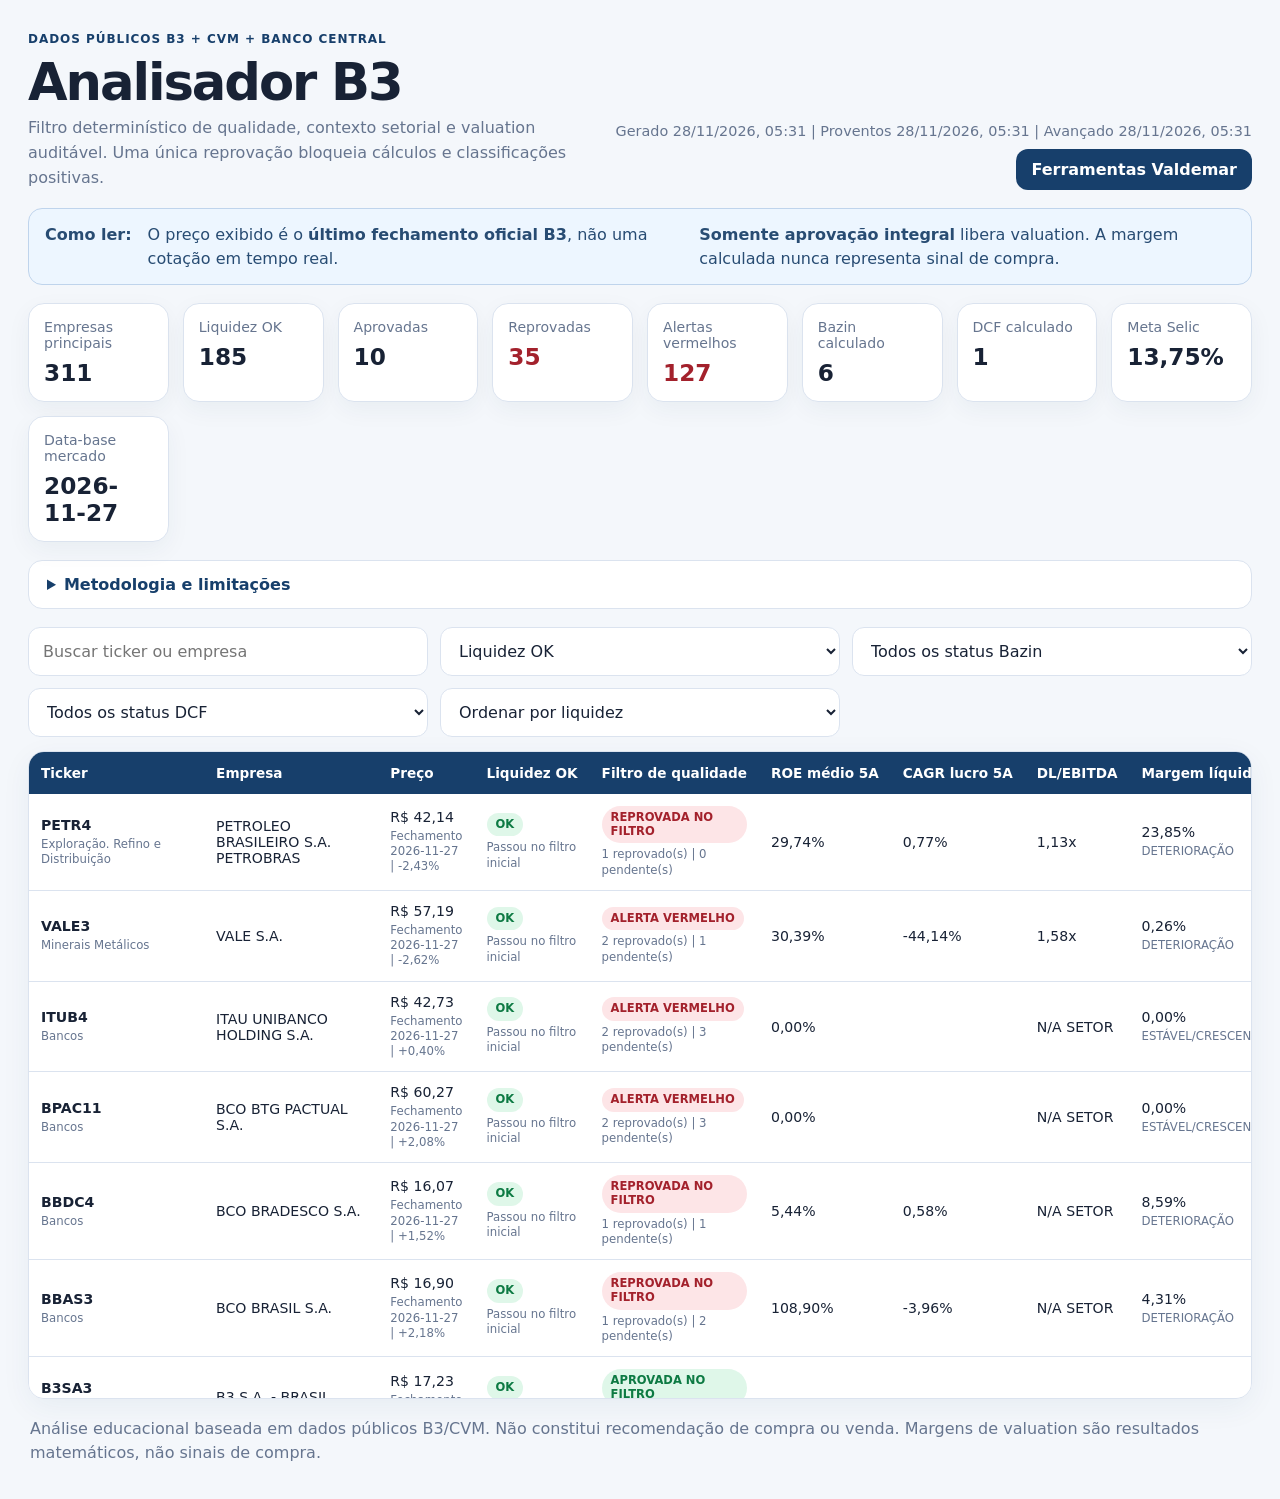
<file: docs/index.html>
<!doctype html>
<html lang="pt-BR">
<head>
  <meta charset="utf-8">
  <meta name="viewport" content="width=device-width,initial-scale=1">
  <meta http-equiv="Cache-Control" content="no-cache, no-store, must-revalidate">
  <meta http-equiv="Pragma" content="no-cache">
  <meta http-equiv="Expires" content="0">
  <title>Analisador B3 — Valdemar</title>
  <link rel="stylesheet" href="styles.css?v=20260722-1">
  <link rel="stylesheet" href="advanced.css?v=20260722-1">
</head>
<body>
  <main class="wrap">
    <header class="hero">
      <div><span class="eyebrow">Dados públicos B3 + CVM + Banco Central</span><h1>Analisador B3</h1><p>Filtro determinístico de qualidade, contexto setorial e valuation auditável. Uma única reprovação bloqueia cálculos e classificações positivas.</p></div>
      <div class="hero-actions"><div id="updated" class="muted">Carregando...</div><a class="nav-button" href="valdemar.html">Ferramentas Valdemar</a></div>
    </header>
    <section class="notice"><strong>Como ler:</strong><span>O preço exibido é o <b>último fechamento oficial B3</b>, não uma cotação em tempo real.</span><span><b>Somente aprovação integral</b> libera valuation. A margem calculada nunca representa sinal de compra.</span></section>
    <section class="cards cards-eight">
      <article class="card"><span>Empresas principais</span><strong id="count">-</strong></article><article class="card"><span>Liquidez OK</span><strong id="initialEligible">-</strong></article><article class="card"><span>Aprovadas</span><strong id="qualityApproved">-</strong></article><article class="card alert"><span>Reprovadas</span><strong id="qualityRejected">-</strong></article><article class="card alert"><span>Alertas vermelhos</span><strong id="redAlerts">-</strong></article><article class="card"><span>Bazin calculado</span><strong id="bazinEnabled">-</strong></article><article class="card"><span>DCF calculado</span><strong id="dcfEnabled">-</strong></article><article class="card"><span>Meta Selic</span><strong id="selic">-</strong></article><article class="card"><span>Data-base mercado</span><strong id="quoteDate">-</strong></article>
    </section>
    <section class="methodology"><details><summary>Metodologia e limitações</summary><div class="method-grid method-grid-extended"><div><b>Etapa 1 — Liquidez</b><p id="methodInitial"></p></div><div><b>Etapa 2 — Qualidade</b><p id="methodQuality"></p></div><div><b>Financeiras</b><p id="methodFinancial"></p></div><div><b>Etapa 3 — Bazin</b><p id="methodValuation"></p></div><div><b>Etapa 4 — DCF</b><p id="methodDcf"></p></div><div><b>Macro</b><p id="methodMacro"></p></div><div><b>Consistência</b><p id="methodConsistency"></p></div></div></details></section>
    <section class="toolbar toolbar-extended">
      <input id="q" type="search" placeholder="Buscar ticker ou empresa">
      <select id="filter" aria-label="Filtro geral"><option value="INITIAL">Liquidez OK</option><option value="">Todos</option><option value="QUALITY">Aprovadas no filtro</option><option value="REJECTED">Reprovadas no filtro</option><option value="RED">Alerta vermelho</option><option value="PENDING">Pendentes</option><option value="OUT">Fora do filtro de liquidez</option></select>
      <select id="bazinFilter" aria-label="Filtro Bazin"><option value="">Todos os status Bazin</option><option value="RELEASED">Bazin calculado</option><option value="GE10">Margem Bazin ≥ +10%</option><option value="ZERO10">Margem Bazin entre 0% e +10%</option><option value="NEGATIVE">Margem Bazin negativa</option><option value="BLOCKED">Bazin bloqueado</option><option value="NOT_APPLICABLE">Bazin não aplicável</option></select>
      <select id="dcfFilter" aria-label="Filtro DCF"><option value="">Todos os status DCF</option><option value="CALCULATED">DCF calculado</option><option value="GE10">Margem DCF ≥ +10%</option><option value="NEGATIVE">Margem DCF negativa</option><option value="BLOCKED">DCF bloqueado</option><option value="PENDING">DCF pendente</option><option value="NOT_APPLICABLE">DCF não aplicável</option></select>
      <select id="sort"><option value="liquidity">Ordenar por liquidez</option><option value="quality">Ordenar por score qualidade</option><option value="roe">Ordenar por ROE 5A</option><option value="dy">Ordenar por DY 12M</option><option value="bazin">Ordenar por margem Bazin</option><option value="dcf">Ordenar por margem DCF</option><option value="pe">Ordenar por menor P/L</option><option value="dividends">Ordenar por consistência de dividendos</option><option value="ticker">Ordenar por ticker</option></select>
    </section>
    <section class="table-wrap"><table><thead><tr><th>Ticker</th><th>Empresa</th><th>Preço</th><th>Liquidez OK</th><th>Filtro de qualidade</th><th>ROE médio 5A</th><th>CAGR lucro 5A</th><th>DL/EBITDA</th><th>Margem líquida</th><th>DY 12M</th><th>Bazin</th><th>DCF</th></tr></thead><tbody id="body"></tbody></table></section>
    <footer id="disclaimer"></footer>
  </main>
  <script src="app.js?v=20260722-1"></script>
</body>
</html>
</file>
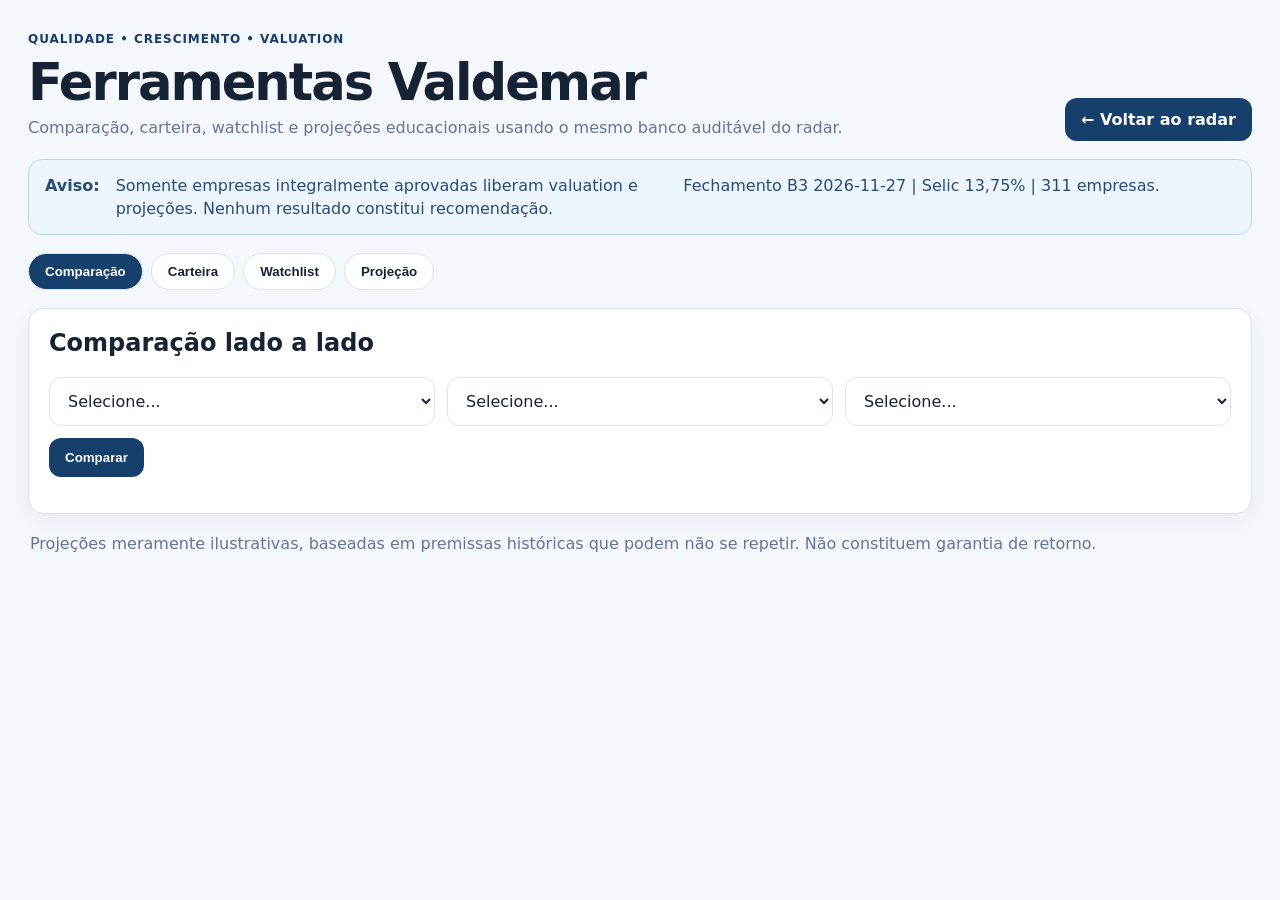
<file: docs/valdemar.html>
<!doctype html>
<html lang="pt-BR">
<head>
  <meta charset="utf-8">
  <meta name="viewport" content="width=device-width,initial-scale=1">
  <meta http-equiv="Cache-Control" content="no-cache, no-store, must-revalidate">
  <title>Ferramentas Valdemar — Analisador B3</title>
  <link rel="stylesheet" href="styles.css?v=20260722-1">
  <link rel="stylesheet" href="valdemar.css?v=20260722-1">
</head>
<body>
  <main class="wrap">
    <header class="hero"><div><span class="eyebrow">Qualidade • Crescimento • Valuation</span><h1>Ferramentas Valdemar</h1><p>Comparação, carteira, watchlist e projeções educacionais usando o mesmo banco auditável do radar.</p></div><a class="nav-button" href="index.html">← Voltar ao radar</a></header>
    <section class="notice"><strong>Aviso:</strong><span>Somente empresas integralmente aprovadas liberam valuation e projeções. Nenhum resultado constitui recomendação.</span><span id="dataStatus">Carregando dados...</span></section>
    <nav class="mode-tabs" aria-label="Modos Valdemar"><button class="active" data-mode="comparison">Comparação</button><button data-mode="portfolio">Carteira</button><button data-mode="watchlist">Watchlist</button><button data-mode="projection">Projeção</button></nav>
    <section id="comparison" class="mode-panel active"><h2>Comparação lado a lado</h2><div class="form-grid three"><select id="compare1"></select><select id="compare2"></select><select id="compare3"></select></div><button id="compareButton" class="primary-button">Comparar</button><div id="comparisonResult" class="result-panel"></div></section>
    <section id="portfolio" class="mode-panel"><h2>Raio-X da carteira</h2><p class="muted-text">Uma linha por posição no formato <code>TICKER, valor investido</code>.</p><textarea id="portfolioInput" rows="8" placeholder="PETR4, 5000&#10;ITSA4, 3000&#10;WEGE3, 2000"></textarea><button id="portfolioButton" class="primary-button">Analisar carteira</button><div id="portfolioResult" class="result-panel"></div></section>
    <section id="watchlist" class="mode-panel"><h2>Watchlist com gatilho pessoal</h2><div class="form-grid three"><select id="watchTicker"></select><input id="watchTrigger" type="number" step="0.01" min="0" placeholder="Preço gatilho"><button id="watchAdd" class="primary-button">Adicionar/atualizar</button></div><div id="watchlistResult" class="result-panel"></div></section>
    <section id="projection" class="mode-panel"><h2>Projeções ilustrativas</h2><div class="projection-block"><h3>Renda por dividendos</h3><div class="form-grid three"><select id="projectionTicker"></select><input id="projectionShares" type="number" min="0" step="1" placeholder="Quantidade de ações"><button id="dividendProjectionButton" class="primary-button">Projetar dividendos</button></div><div id="dividendProjectionResult" class="result-panel"></div></div><div class="projection-block"><h3>Patrimônio com aportes</h3><div class="form-grid four"><input id="initialAmount" type="number" min="0" step="100" placeholder="Valor inicial"><input id="monthlyContribution" type="number" min="0" step="50" placeholder="Aporte mensal"><input id="projectionYears" type="number" min="1" max="40" value="10" placeholder="Anos"><button id="wealthProjectionButton" class="primary-button">Simular patrimônio</button></div><div id="wealthProjectionResult" class="result-panel"></div></div></section>
    <footer>Projeções meramente ilustrativas, baseadas em premissas históricas que podem não se repetir. Não constituem garantia de retorno.</footer>
  </main>
  <script src="valdemar.js?v=20260722-1"></script>
</body>
</html>
</file>
<file: docs/styles.css>
:root {
  color-scheme: light;
  --bg: #f4f7fb;
  --panel: #ffffff;
  --ink: #182235;
  --muted: #66758f;
  --line: #dbe3ef;
  --navy: #173f6b;
  --navy-2: #0f2f52;
  --green: #0d7a43;
  --green-bg: #dff7e9;
  --red: #a3212c;
  --red-bg: #fde5e7;
  --amber: #8a5b00;
  --amber-bg: #fff1cf;
  --gray-bg: #edf1f6;
}
* { box-sizing: border-box; }
body {
  margin: 0;
  font-family: Inter, ui-sans-serif, system-ui, -apple-system, BlinkMacSystemFont, "Segoe UI", sans-serif;
  color: var(--ink);
  background: var(--bg);
}
.wrap { width: min(1720px, 100%); margin: 0 auto; padding: 28px; }
.hero { display: flex; justify-content: space-between; align-items: end; gap: 24px; margin-bottom: 18px; }
.eyebrow { display: inline-block; color: var(--navy); font-weight: 800; letter-spacing: .08em; text-transform: uppercase; font-size: .75rem; }
h1 { margin: 5px 0 4px; font-size: clamp(2rem, 4vw, 3.2rem); letter-spacing: -.04em; }
.hero p { margin: 0; color: var(--muted); max-width: 1050px; font-size: 1rem; line-height: 1.55; }
.muted { color: var(--muted); font-size: .9rem; white-space: nowrap; }
.notice {
  display: grid;
  grid-template-columns: auto 1fr 1fr;
  gap: 16px;
  padding: 14px 16px;
  border: 1px solid #bfd4ec;
  background: #edf6ff;
  border-radius: 14px;
  margin-bottom: 18px;
  color: #284c73;
  line-height: 1.45;
}
.cards { display: grid; grid-template-columns: repeat(6, minmax(150px, 1fr)); gap: 14px; margin-bottom: 18px; }
.card {
  background: var(--panel);
  border: 1px solid var(--line);
  border-radius: 16px;
  padding: 18px 20px;
  box-shadow: 0 8px 25px rgba(25, 54, 88, .05);
}
.card span { display: block; color: var(--muted); font-size: .88rem; margin-bottom: 8px; }
.card strong { font-size: 1.8rem; }
.card.alert strong { color: var(--red); }
.methodology { margin-bottom: 18px; }
.methodology details {
  background: var(--panel);
  border: 1px solid var(--line);
  border-radius: 14px;
  padding: 14px 18px;
}
.methodology summary { cursor: pointer; font-weight: 800; color: var(--navy); }
.method-grid { display: grid; grid-template-columns: repeat(4, 1fr); gap: 18px; padding-top: 15px; }
.method-grid p { color: var(--muted); line-height: 1.5; margin: 5px 0 0; }
.toolbar {
  display: grid;
  grid-template-columns: minmax(280px, 1fr) minmax(210px, .42fr) minmax(220px, .46fr) minmax(220px, .42fr);
  gap: 12px;
  margin-bottom: 14px;
}
input, select {
  width: 100%;
  padding: 13px 14px;
  border: 1px solid var(--line);
  border-radius: 12px;
  background: var(--panel);
  color: var(--ink);
  font: inherit;
}
.table-wrap {
  overflow: auto;
  max-height: 72vh;
  background: var(--panel);
  border: 1px solid var(--line);
  border-radius: 16px;
  box-shadow: 0 8px 30px rgba(23, 63, 107, .06);
}
table { width: 100%; border-collapse: collapse; min-width: 1450px; }
thead { position: sticky; top: 0; z-index: 3; }
th {
  background: var(--navy);
  color: #fff;
  text-align: left;
  padding: 13px 12px;
  font-size: .85rem;
  white-space: nowrap;
}
td {
  padding: 12px;
  border-bottom: 1px solid var(--line);
  vertical-align: middle;
  font-size: .88rem;
}
td small { display: block; color: var(--muted); margin-top: 4px; max-width: 250px; line-height: 1.3; }
.main-row { cursor: pointer; transition: background .15s ease, outline .15s ease; }
.main-row:hover, .main-row.open { background: #f0f6fd; }
.main-row.open { outline: 1px solid var(--navy-2); outline-offset: -1px; }
.pill {
  display: inline-flex;
  align-items: center;
  padding: 5px 9px;
  border-radius: 999px;
  font-weight: 800;
  font-size: .72rem;
  line-height: 1.2;
  max-width: 270px;
  white-space: normal;
}
.pill.ok { color: var(--green); background: var(--green-bg); }
.pill.danger { color: var(--red); background: var(--red-bg); }
.pill.pending { color: var(--amber); background: var(--amber-bg); }
.pill.no { color: #58677d; background: var(--gray-bg); }
.details-row td { padding: 0; background: #f8fbff; }
.details-panel {
  width: 100%;
  max-width: 100%;
  overflow: hidden;
  padding: 22px;
  border-bottom: 2px solid #bfd4ec;
}
.status-strip {
  display: grid;
  grid-template-columns: repeat(3, minmax(0, 1fr));
  gap: 12px;
  margin-bottom: 18px;
}
.status-step {
  display: grid;
  grid-template-columns: 1fr auto;
  gap: 7px 12px;
  align-items: center;
  min-width: 0;
  padding: 14px;
  background: #fff;
  border: 1px solid var(--line);
  border-radius: 12px;
}
.status-step > span:first-child {
  grid-column: 1 / -1;
  color: var(--muted);
  font-size: .72rem;
  font-weight: 800;
  text-transform: uppercase;
  letter-spacing: .06em;
}
.status-step strong { min-width: 0; line-height: 1.25; }
.status-step .pill { justify-self: end; }
.section-title {
  margin: 18px 0 10px;
  color: var(--navy);
  font-weight: 800;
  font-size: .95rem;
}
.fund-grid { display: grid; gap: 10px; }
.financial-grid { grid-template-columns: repeat(3, minmax(0, 1fr)); }
.bazin-grid { grid-template-columns: repeat(3, minmax(0, 1fr)); }
.fund-grid > div {
  min-width: 0;
  background: #fff;
  border: 1px solid var(--line);
  border-radius: 12px;
  padding: 13px;
}
.fund-grid span { display: block; color: var(--muted); font-size: .75rem; margin-bottom: 6px; }
.fund-grid strong {
  display: block;
  font-size: .98rem;
  line-height: 1.28;
  overflow-wrap: anywhere;
  word-break: normal;
}
.fund-grid small { display: block; color: var(--muted); margin-top: 5px; font-size: .72rem; line-height: 1.35; }
.window-note {
  margin-top: 10px;
  padding: 10px 12px;
  border: 1px dashed #b7c9dd;
  border-radius: 10px;
  background: #f7fbff;
  color: #405875;
  font-size: .8rem;
  line-height: 1.45;
}
.quality-note { margin: 16px 0; padding: 12px 14px; border-left: 4px solid var(--navy); background: #eef5fd; line-height: 1.45; }
.criteria { display: grid; grid-template-columns: repeat(3, minmax(0, 1fr)); gap: 10px; }
.criterion {
  display: grid;
  grid-template-columns: 1fr auto;
  gap: 8px;
  align-items: start;
  min-width: 0;
  background: #fff;
  border: 1px solid var(--line);
  border-radius: 12px;
  padding: 12px;
}
.criterion small { display: block; color: var(--muted); margin-top: 3px; }
.criterion-value { font-weight: 800; text-align: right; }
.criterion p { grid-column: 1 / -1; margin: 2px 0 0; color: var(--muted); font-size: .78rem; line-height: 1.4; }
.dividend-events {
  margin-top: 16px;
  background: #fff;
  border: 1px solid var(--line);
  border-radius: 12px;
  padding: 12px 14px;
}
.dividend-events summary { cursor: pointer; color: var(--navy); font-weight: 800; }
.events-table-wrap { overflow-x: auto; margin-top: 12px; }
.events-table { min-width: 760px; font-size: .8rem; }
.events-table thead { position: static; }
.events-table th { background: var(--navy-2); padding: 9px 10px; font-size: .76rem; }
.events-table td { padding: 9px 10px; }
.empty-state { color: var(--muted); margin: 12px 0 2px; }
.sources { display: flex; flex-wrap: wrap; gap: 8px 18px; margin-top: 16px; color: var(--muted); font-size: .78rem; }
footer { color: var(--muted); padding: 18px 2px 6px; line-height: 1.5; }
@media (max-width: 1350px) {
  .toolbar { grid-template-columns: minmax(280px, 1fr) repeat(3, minmax(190px, .45fr)); }
}
@media (max-width: 1200px) {
  .cards { grid-template-columns: repeat(3, 1fr); }
  .method-grid { grid-template-columns: repeat(2, 1fr); }
  .status-strip { grid-template-columns: 1fr; }
  .financial-grid, .bazin-grid { grid-template-columns: repeat(2, 1fr); }
  .criteria { grid-template-columns: repeat(2, 1fr); }
  .toolbar { grid-template-columns: 1fr 1fr; }
}
@media (max-width: 760px) {
  .wrap { padding: 16px; }
  .hero { align-items: start; flex-direction: column; }
  .muted { white-space: normal; }
  .notice { grid-template-columns: 1fr; }
  .cards { grid-template-columns: repeat(2, 1fr); }
  .toolbar { grid-template-columns: 1fr; }
  .method-grid, .criteria, .financial-grid, .bazin-grid { grid-template-columns: 1fr; }
  .details-panel { padding: 14px; }
  .status-step { grid-template-columns: 1fr; }
  .status-step .pill { justify-self: start; }
}
</file>
<file: docs/advanced.css>
.hero-actions{display:flex;flex-direction:column;align-items:flex-end;gap:10px}
.nav-button{display:inline-flex;align-items:center;justify-content:center;border-radius:12px;padding:11px 15px;background:var(--navy);color:#fff;text-decoration:none;font-weight:800}
.cards-eight{grid-template-columns:repeat(auto-fit,minmax(140px,1fr))}
.cards-eight .card{padding:15px}
.cards-eight .card strong{font-size:1.45rem}
.method-grid-extended{grid-template-columns:repeat(4,minmax(0,1fr))}
.toolbar-extended{grid-template-columns:minmax(250px,1fr) repeat(4,minmax(190px,240px))}
.status-strip-four{grid-template-columns:repeat(4,minmax(0,1fr))}
.advanced-grid{grid-template-columns:repeat(4,minmax(0,1fr))}
.analysis-lead{display:grid;grid-template-columns:minmax(220px,.55fr) minmax(260px,.75fr) 1.7fr;gap:12px;align-items:stretch;margin-bottom:16px}
.analysis-lead>div,.analysis-lead>p,.context-box,.valuation-gate,.manual-quote{margin:0;padding:15px;border:1px solid var(--line);border-radius:12px;background:#fff}
.analysis-lead span{display:block;color:var(--muted);font-size:.75rem;margin-bottom:8px}
.analysis-lead p{line-height:1.55;border-left:4px solid var(--navy)}
.context-box p,.valuation-gate p,.manual-quote p{margin:6px 0 0;color:var(--muted);line-height:1.5}
.valuation-gate{margin-bottom:10px}
.valuation-gate.released{border-left:4px solid var(--green);background:#f3fbf6}
.valuation-gate.blocked{border-left:4px solid var(--red);background:#fff7f7}
.manual-quote{display:grid;grid-template-columns:minmax(260px,1fr) minmax(320px,1fr);gap:14px;margin-top:14px;background:#f8fbff}
.manual-quote form{display:grid;grid-template-columns:1fr auto;gap:8px;align-self:center}
.quote-button{border:0;border-radius:10px;padding:0 14px;background:var(--navy);color:#fff;font:inherit;font-weight:800;cursor:pointer}
.manual-result{grid-column:1/-1;color:#284c73}
.manual-result p{margin:0}
@media(max-width:1450px){.toolbar-extended{grid-template-columns:1fr 1fr 1fr}.advanced-grid{grid-template-columns:repeat(3,1fr)}}
@media(max-width:1100px){.analysis-lead{grid-template-columns:1fr 1fr}.analysis-lead>p{grid-column:1/-1}.manual-quote{grid-template-columns:1fr}}
@media(max-width:900px){.toolbar-extended,.method-grid-extended,.advanced-grid{grid-template-columns:1fr 1fr}.hero-actions{align-items:flex-start}}
@media(max-width:600px){.toolbar-extended,.method-grid-extended,.advanced-grid,.analysis-lead{grid-template-columns:1fr}.analysis-lead>p{grid-column:auto}.manual-quote form{grid-template-columns:1fr}.quote-button{padding:12px}.manual-result{grid-column:auto}}
</file>
<file: docs/valdemar.css>
.nav-button,.primary-button{display:inline-flex;align-items:center;justify-content:center;border:0;border-radius:12px;padding:12px 16px;background:var(--navy);color:#fff;text-decoration:none;font-weight:800;cursor:pointer}.mode-tabs{display:flex;gap:8px;flex-wrap:wrap;margin:18px 0}.mode-tabs button{border:1px solid var(--line);background:#fff;color:var(--ink);border-radius:999px;padding:10px 16px;font-weight:800;cursor:pointer}.mode-tabs button.active{background:var(--navy);color:#fff}.mode-panel{display:none;background:#fff;border:1px solid var(--line);border-radius:16px;padding:20px;box-shadow:0 8px 25px rgba(25,54,88,.05)}.mode-panel.active{display:block}.mode-panel h2{margin-top:0}.form-grid{display:grid;gap:12px;margin:12px 0}.form-grid.three{grid-template-columns:repeat(3,minmax(0,1fr))}.form-grid.four{grid-template-columns:repeat(4,minmax(0,1fr))}textarea{width:100%;border:1px solid var(--line);border-radius:12px;padding:14px;font:inherit;resize:vertical}.result-panel{margin-top:16px}.metric-cards{display:grid;grid-template-columns:repeat(4,minmax(0,1fr));gap:10px;margin:14px 0}.metric-card{border:1px solid var(--line);border-radius:12px;padding:13px;background:#f8fbff}.metric-card span,.metric-card small{display:block;color:var(--muted);font-size:.76rem}.metric-card strong{display:block;margin-top:5px;font-size:1.05rem}.comparison-table,.portfolio-table,.watch-table,.projection-table{width:100%;min-width:760px;border-collapse:collapse}.table-scroll{overflow:auto}.comparison-table th,.portfolio-table th,.watch-table th,.projection-table th{background:var(--navy);color:#fff;padding:10px;text-align:left}.comparison-table td,.portfolio-table td,.watch-table td,.projection-table td{padding:10px;border-bottom:1px solid var(--line)}.risk-list{margin:12px 0;padding-left:20px}.risk-list li{margin:6px 0}.muted-text{color:var(--muted)}.projection-block{border-top:1px solid var(--line);padding-top:14px;margin-top:14px}.projection-block:first-of-type{border-top:0}.tag{display:inline-flex;border-radius:999px;padding:4px 8px;font-size:.75rem;font-weight:800}.tag.ok{background:var(--green-bg);color:var(--green)}.tag.warn{background:var(--amber-bg);color:var(--amber)}.tag.danger{background:var(--red-bg);color:var(--red)}.tag.muted{background:var(--gray-bg);color:#58677d}@media(max-width:900px){.form-grid.three,.form-grid.four,.metric-cards{grid-template-columns:1fr 1fr}}@media(max-width:600px){.form-grid.three,.form-grid.four,.metric-cards{grid-template-columns:1fr}}
</file>
